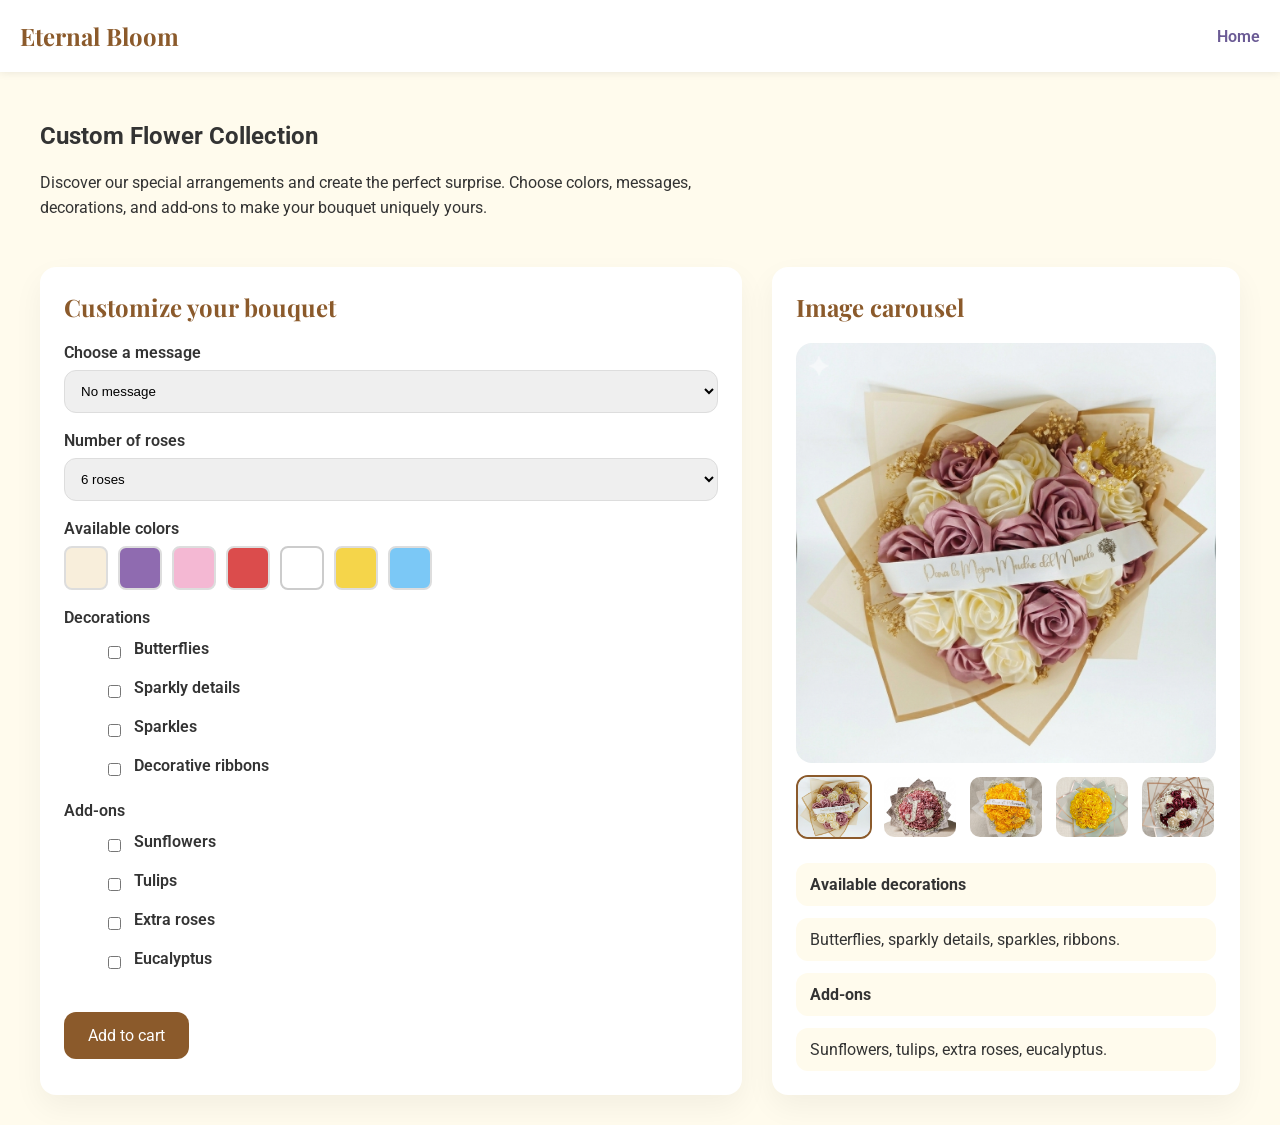
<file: collection.html>
<!DOCTYPE html>
<html lang="en">
  <head>
    <meta charset="UTF-8" />
    <meta name="viewport" content="width=device-width, initial-scale=1.0" />
    <title>Collection - Eternal Bloom</title>
    <link rel="icon" href="Images/logo eternal bloom.png" type="image/png" />
    <link href="https://fonts.googleapis.com/css2?family=Roboto:wght@300;400;500;700&family=Playfair+Display:wght@600;700;800&display=swap" rel="stylesheet">
    <link rel="stylesheet" href="/Styles/collectionStyles.css" />
  </head>
  <body>
    <header>
      <h1>Eternal Bloom</h1>
      <nav>
        <a href="/" style="color:#6b5b95; text-decoration:none; font-weight:600">Home</a>
      </nav>
    </header>
    <main>
      <section class="page-intro">
        <div>
          <h2>Custom Flower Collection</h2>
          <p>
            Discover our special arrangements and create the perfect surprise. Choose colors, messages, decorations, and add-ons to make your bouquet uniquely yours.
          </p>
        </div>
      </section>
      <section class="content">
        <div class="details">
          <h2>Customize your bouquet</h2>
          <div class="selector">
            <label for="phrase-select">Choose a message</label>
            <select id="phrase-select" style="width:100%; padding:12px; border-radius:12px; border:1px solid #ddd;">
              <option value="no-message">No message</option>
              <option value="will-you-be-my-girlfriend">Will you be my girlfriend?</option>
              <option value="happy-birthday">Happy birthday</option>
              <option value="i-love-you">I love you</option>
              <option value="thank-you-for-your-love">Thank you for your love</option>
              <option value="you-are-my-inspiration">You are my inspiration</option>
              <option value="custom-message">Custom message</option>
            </select>
            <div id="customPhraseContainer" style="display:none; margin-top: 16px;">
              <label for="custom-phrase" style="display:block; margin-bottom:8px; font-weight:600;">Enter your message</label>
              <input id="custom-phrase" type="text" placeholder="Type your message here" style="width:100%; padding:12px; border-radius:12px; border:1px solid #ddd;" />
            </div>
          </div>
          <div class="selector">
            <label for="quantity-select">Number of roses</label>
            <select id="quantity-select" style="width:100%; padding:12px; border-radius:12px; border:1px solid #ddd;">
              <option value="6">6 roses</option>
              <option value="9">9 roses</option>
              <option value="12">12 roses</option>
              <option value="15">15 roses</option>
              <option value="18">18 roses</option>
              <option value="21">21 roses</option>
              <option value="24">24 roses</option>
            </select>
          </div>
          <div class="selector">
            <label>Available colors</label>
            <div class="colors">
              <div class="color-box" data-color="crema" title="Cream"></div>
              <div class="color-box" data-color="morado" title="Purple"></div>
              <div class="color-box" data-color="rosado" title="Pink"></div>
              <div class="color-box" data-color="rojo" title="Red"></div>
              <div class="color-box" data-color="blanco" title="White"></div>
              <div class="color-box" data-color="amarillo" title="Yellow"></div>
              <div class="color-box" data-color="azul-celeste" title="Blue and sky blue"></div>
            </div>
          </div>
          <div class="selector">
            <label>Decorations</label>
            <ul class="checkbox-list">
              <li class="checkbox-item"><input type="checkbox" id="dec-mariposas" class="decoration-checkbox" /><label for="dec-mariposas">Butterflies</label></li>
              <li class="checkbox-item"><input type="checkbox" id="dec-detalles" class="decoration-checkbox" /><label for="dec-detalles">Sparkly details</label></li>
              <li class="checkbox-item"><input type="checkbox" id="dec-brillitos" class="decoration-checkbox" /><label for="dec-brillitos">Sparkles</label></li>
              <li class="checkbox-item"><input type="checkbox" id="dec-cintas" class="decoration-checkbox" /><label for="dec-cintas">Decorative ribbons</label></li>
            </ul>
          </div>
          <div class="selector">
            <label>Add-ons</label>
            <ul class="checkbox-list">
              <li class="checkbox-item"><input type="checkbox" id="add-girasoles" class="additional-checkbox" /><label for="add-girasoles">Sunflowers</label></li>
              <li class="checkbox-item"><input type="checkbox" id="add-tulipanes" class="additional-checkbox" /><label for="add-tulipanes">Tulips</label></li>
              <li class="checkbox-item">
                <input type="checkbox" id="add-rosas" class="additional-checkbox" />
                <label for="add-rosas">Extra roses</label>
                <select id="extra-roses-quantity" style="width:120px; margin-left:10px; padding:8px; border-radius:12px; border:1px solid #ddd; display:none;">
                  <option value="3">3 roses</option>
                  <option value="4">4 roses</option>
                  <option value="5">5 roses</option>
                  <option value="6">6 roses</option>
                </select>
              </li>
              <li class="checkbox-item"><input type="checkbox" id="add-eucalipto" class="additional-checkbox" /><label for="add-eucalipto">Eucalyptus</label></li>
            </ul>
          </div>
          <a class="btn-order" href="#">Add to cart</a>
        </div>
        <aside class="sidebar">
          <h2>Image carousel</h2>
          <div class="carousel">
            <img id="mainImage" src="Images/Arreglo 1.png" alt="Flower arrangement" />
          </div>
          <div class="thumbnails">
            <img class="thumbnail active" src="Images/Arreglo 1.png" alt="Arrangement 1" data-src="Images/Arreglo 1.png" />
            <img class="thumbnail" src="Images/Arreglo 2.png" alt="Arrangement 2" data-src="Images/Arreglo 2.png" />
            <img class="thumbnail" src="Images/Arreglo 3.png" alt="Arrangement 3" data-src="Images/Arreglo 3.png" />
            <img class="thumbnail" src="Images/Arreglo 4.png" alt="Arrangement 4" data-src="Images/Arreglo 4.png" />
            <img class="thumbnail" src="Images/Arreglo 5.png" alt="Arrangement 5" data-src="Images/Arreglo 5.png" />
          </div>
          <ul class="list-group" style="margin-top:24px;">
            <li><strong>Available decorations</strong></li>
            <li>Butterflies, sparkly details, sparkles, ribbons.</li>
            <li><strong>Add-ons</strong></li>
            <li>Sunflowers, tulips, extra roses, eucalyptus.</li>
          </ul>
        </aside>
      </section>
    </main>
    <script>
      const thumbnails = document.querySelectorAll('.thumbnail');
      const mainImage = document.getElementById('mainImage');
      thumbnails.forEach((thumb) => {
        thumb.addEventListener('click', () => {
          thumbnails.forEach((item) => item.classList.remove('active'));
          thumb.classList.add('active');
          mainImage.src = thumb.dataset.src;
        });
      });

      const phraseSelect = document.getElementById('phrase-select');
      const customPhraseContainer = document.getElementById('customPhraseContainer');
      phraseSelect.addEventListener('change', () => {
        if (phraseSelect.value === 'custom-message') {
          customPhraseContainer.style.display = 'block';
        } else {
          customPhraseContainer.style.display = 'none';
        }
      });

      const decorationCheckboxes = document.querySelectorAll('.decoration-checkbox');
      decorationCheckboxes.forEach((checkbox) => {
        checkbox.addEventListener('change', () => {
          const selected = Array.from(decorationCheckboxes).filter((box) => box.checked);
          if (selected.length > 2) {
            checkbox.checked = false;
            alert('You can select a maximum of 2 decorations.');
          }
        });
      });

      const additionalCheckboxes = document.querySelectorAll('.additional-checkbox');
      const rosesExtraCheckbox = document.getElementById('add-rosas');
      const extraRosesQuantity = document.getElementById('extra-roses-quantity');

      additionalCheckboxes.forEach((checkbox) => {
        checkbox.addEventListener('change', () => {
          const selected = Array.from(additionalCheckboxes).filter((box) => box.checked);
          if (selected.length > 2) {
            checkbox.checked = false;
            alert('You can select a maximum of 2 add-ons.');
          }
        });
      });

      rosesExtraCheckbox.addEventListener('change', () => {
        extraRosesQuantity.style.display = rosesExtraCheckbox.checked ? 'inline-block' : 'none';
      });
    </script>
  </body>
</html>
</file>
<file: Styles/collectionStyles.css>
body {
        margin: 0;
        font-family: 'Roboto', sans-serif;
        background: rgb(255, 251, 237);
        color: #333;
      }
      header {
        padding: 20px;
        background: #fff;
        box-shadow: 0 1px 8px rgba(0, 0, 0, 0.08);
        display: flex;
        justify-content: space-between;
        align-items: center;
      }
      header h1 {
        margin: 0;
        font-size: 24px;
        font-family: 'Playfair Display', serif;
        color: #8B5A2B;
      }
      main {
        max-width: 1200px;
        margin: 30px auto;
        padding: 0 20px;
      }
      .page-intro {
        display: flex;
        justify-content: space-between;
        gap: 20px;
        align-items: center;
      }
      .page-intro p {
        max-width: 720px;
        line-height: 1.6;
      }
      .content {
        display: grid;
        grid-template-columns: 1.5fr 1fr;
        gap: 30px;
        margin-top: 30px;
      }
      .details,
      .sidebar {
        background: #fff;
        border-radius: 16px;
        padding: 24px;
        box-shadow: 0 12px 30px rgba(0, 0, 0, 0.05);
      }
      .details h2,
      .sidebar h2 {
        margin-top: 0;
        font-family: 'Playfair Display', serif;
        color: #8B5A2B;
      }
      .selector {
        margin-top: 18px;
      }
      .selector label {
        display: block;
        margin-bottom: 8px;
        font-weight: 600;
      }
      .colors {
        display: flex;
        gap: 10px;
        flex-wrap: wrap;
      }
      .color-box {
        width: 40px;
        height: 40px;
        border-radius: 8px;
        border: 2px solid #ddd;
        cursor: pointer;
        transition: transform 0.2s ease;
      }
      .color-box:hover {
        transform: scale(1.1);
      }
      .color-box[data-color="crema"] { background: #f8eedb; }
      .color-box[data-color="morado"] { background: #8f6bb0; }
      .color-box[data-color="rosado"] { background: #f4b8d3; }
      .color-box[data-color="rojo"] { background: #db4c4c; }
      .color-box[data-color="blanco"] { background: #ffffff; border-color: #ccc; }
      .color-box[data-color="amarillo"] { background: #f5d54a; }
      .color-box[data-color="azul-celeste"] { background: #7bc8f6; }
      .carousel {
        position: relative;
        overflow: hidden;
        border-radius: 16px;
      }
      .carousel img {
        width: 100%;
        height: auto;
        display: block;
      }
      .thumbnails {
        display: flex;
        justify-content: center;
        gap: 10px;
        margin-top: 12px;
      }
      .thumbnail {
        width: 72px;
        height: 60px;
        object-fit: cover;
        border-radius: 12px;
        border: 2px solid transparent;
        cursor: pointer;
      }
      .thumbnail.active {
        border-color: #8B5A2B;
      }
      .list-group {
        list-style: none;
        padding: 0;
        margin: 0;
        display: grid;
        gap: 12px;
      }
      .list-group li {
        background: rgb(255, 251, 237);
        padding: 12px 14px;
        border-radius: 12px;
      }
      .checkbox-list {
        display: grid;
        gap: 12px;
        margin-top: 12px;
      }
      .checkbox-item {
        display: flex;
        align-items: center;
        gap: 10px;
      }
      .btn-order {
        display: inline-block;
        margin-top: 20px;
        padding: 14px 24px;
        background: #8B5A2B;
        color: #fff;
        border: none;
        border-radius: 12px;
        font-size: 16px;
        cursor: pointer;
        text-decoration: none;
        transition: all 0.3s ease;
      }
      .btn-order:hover {
        background-color: #6b4423;
        transform: translateY(-2px);
        box-shadow: 0 8px 16px rgba(139, 90, 43, 0.3);
      }
</file>
